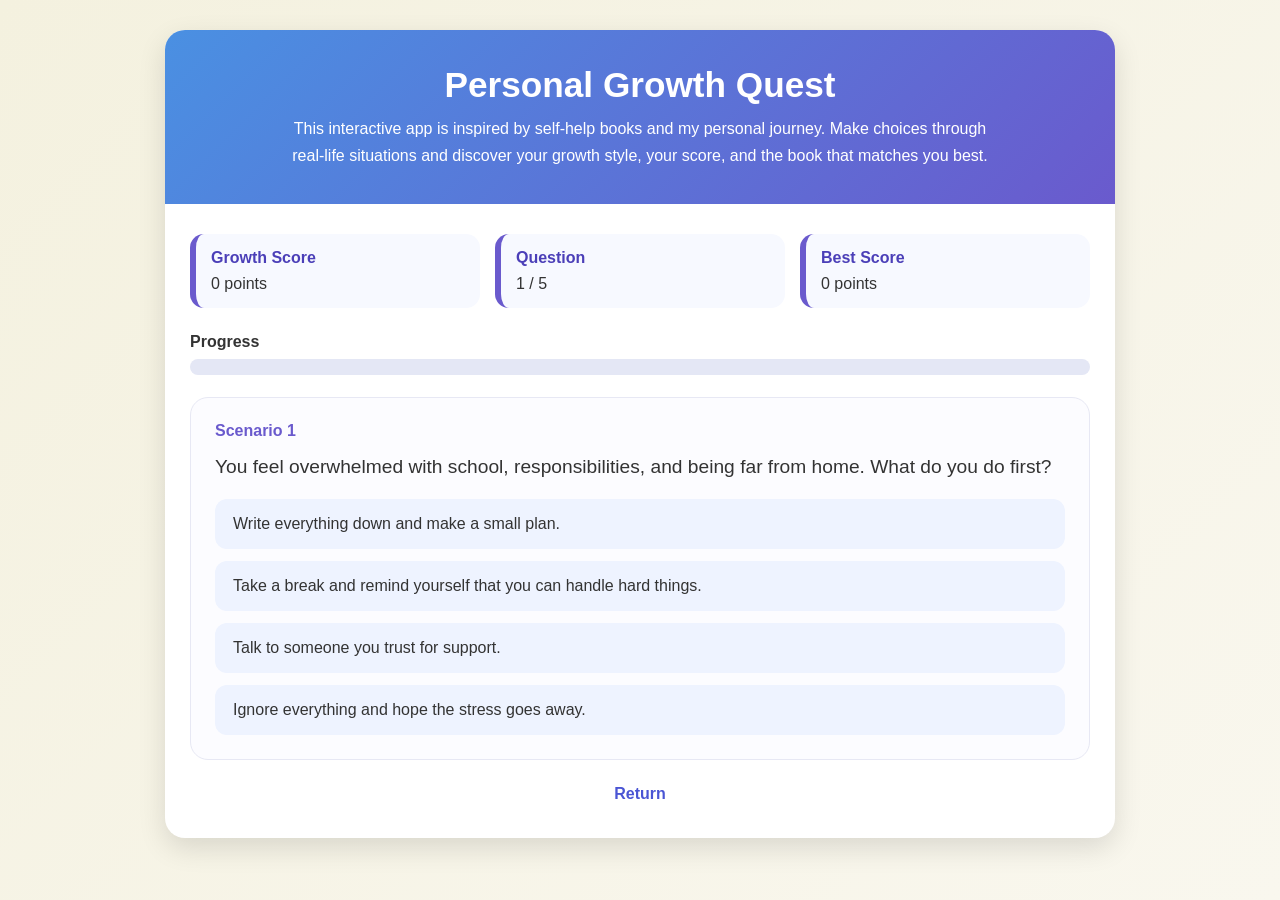
<file: growth-quest.html>
<!DOCTYPE html>
<html lang="en">
<head>
  <meta charset="UTF-8" />
  <meta name="viewport" content="width=device-width, initial-scale=1.0" />
  <title>Personal Growth Quest</title>
  <style>
    * {
      margin: 0;
      padding: 0;
      box-sizing: border-box;
    }

    body {
      font-family: Arial, sans-serif;
      background: linear-gradient(135deg, #f4f1df, #f9f7ee);
      color: #333;
      min-height: 100vh;
      padding: 30px 20px;
    }

    .app {
      max-width: 950px;
      margin: auto;
      background: #fff;
      border-radius: 20px;
      box-shadow: 0 10px 28px rgba(0, 0, 0, 0.12);
      overflow: hidden;
    }

    .hero {
      background: linear-gradient(135deg, #4a90e2, #6a5acd);
      color: white;
      padding: 35px 25px;
      text-align: center;
    }

    .hero h1 {
      font-size: 2.2rem;
      margin-bottom: 10px;
    }

    .hero p {
      max-width: 700px;
      margin: auto;
      line-height: 1.7;
    }

    .content {
      padding: 30px 25px 35px;
    }

    .stats {
      display: grid;
      grid-template-columns: repeat(auto-fit, minmax(180px, 1fr));
      gap: 15px;
      margin-bottom: 25px;
    }

    .stat-box {
      background: #f7f9ff;
      border-radius: 14px;
      padding: 15px;
      border-left: 6px solid #6a5acd;
    }

    .stat-box h3 {
      font-size: 1rem;
      margin-bottom: 8px;
      color: #4b3fb8;
    }

    .progress-wrap {
      margin-bottom: 22px;
    }

    .progress-label {
      font-weight: bold;
      margin-bottom: 8px;
    }

    .progress-bar {
      width: 100%;
      height: 16px;
      background: #e4e7f5;
      border-radius: 999px;
      overflow: hidden;
    }

    .progress-fill {
      height: 100%;
      width: 0%;
      background: linear-gradient(90deg, #4a90e2, #6a5acd);
      transition: width 0.4s ease;
    }

    .card {
      background: #fcfcff;
      border: 1px solid #e7e8f4;
      border-radius: 18px;
      padding: 24px;
      margin-bottom: 20px;
      min-height: 250px;
    }

    .question-number {
      color: #6a5acd;
      font-weight: bold;
      margin-bottom: 12px;
    }

    .scenario {
      font-size: 1.2rem;
      margin-bottom: 16px;
      line-height: 1.6;
    }

    .choices {
      display: grid;
      gap: 12px;
      margin-top: 14px;
    }

    .choice-btn,
    .main-btn,
    .secondary-btn {
      border: none;
      border-radius: 12px;
      padding: 14px 16px;
      cursor: pointer;
      font-size: 1rem;
      transition: 0.25s ease;
    }

    .choice-btn {
      text-align: left;
      background: #eef3ff;
      color: #333;
      border: 2px solid transparent;
    }

    .choice-btn:hover {
      transform: translateY(-2px);
      background: #e1e9ff;
      border-color: #6a5acd;
    }

    .main-btn {
      background: #6a5acd;
      color: white;
      margin-right: 10px;
    }

    .main-btn:hover {
      background: #5443c7;
    }

    .secondary-btn {
      background: #e9ecf8;
      color: #333;
    }

    .secondary-btn:hover {
      background: #dfe4f5;
    }

    .result-box {
      background: #f8fbff;
      border-left: 6px solid #4a90e2;
      border-radius: 16px;
      padding: 22px;
      line-height: 1.8;
    }

    .result-box h2 {
      color: #4b3fb8;
      margin-bottom: 10px;
    }

    .hidden {
      display: none;
    }

    .footer-actions {
      margin-top: 20px;
    }

    .scratch-link {
      text-align: center;
      margin-top: 25px;
    }

    .scratch-link a {
      color: #4a55d4;
      font-weight: bold;
      text-decoration: none;
    }

    .scratch-link a:hover {
      text-decoration: underline;
    }

    .badge {
      display: inline-block;
      padding: 6px 12px;
      border-radius: 999px;
      background: #efe8ff;
      color: #5b42c4;
      font-weight: bold;
      margin-bottom: 15px;
    }

    @media (max-width: 600px) {
      .hero h1 {
        font-size: 1.8rem;
      }

      .content {
        padding: 20px 16px 26px;
      }
    }
  </style>
</head>
<body>
  <div class="app">
    <div class="hero">
      <h1>Personal Growth Quest</h1>
      <p>
        This interactive app is inspired by self-help books and my personal journey.
        Make choices through real-life situations and discover your growth style,
        your score, and the book that matches you best.
      </p>
    </div>

    <div class="content">
      <div class="stats">
        <div class="stat-box">
          <h3>Growth Score</h3>
          <p><span id="score">0</span> points</p>
        </div>
        <div class="stat-box">
          <h3>Question</h3>
          <p><span id="currentStep">1</span> / <span id="totalSteps">5</span></p>
        </div>
        <div class="stat-box">
          <h3>Best Score</h3>
          <p><span id="bestScore">0</span> points</p>
        </div>
      </div>

      <div class="progress-wrap">
        <div class="progress-label">Progress</div>
        <div class="progress-bar">
          <div class="progress-fill" id="progressFill"></div>
        </div>
      </div>

      <div class="card" id="gameCard">
        <div class="question-number" id="questionNumber">Scenario 1</div>
        <div class="scenario" id="scenarioText"></div>
        <div class="choices" id="choicesBox"></div>
      </div>

      <div class="card hidden" id="resultCard">
        <div class="result-box">
          <div class="badge" id="badgeText">Growth Style</div>
          <h2 id="resultTitle">Your Result</h2>
          <p id="resultDescription"></p>
          <p><strong>Recommended Book:</strong> <span id="bookMatch"></span></p>
          <p><strong>Your Final Score:</strong> <span id="finalScore"></span></p>

          <div class="footer-actions">
            <button class="main-btn" onclick="restartGame()">Play Again</button>
            <button class="secondary-btn" onclick="showAdvice()">Show Growth Advice</button>
          </div>

          <p id="adviceText" style="margin-top: 16px;"></p>
        </div>
      </div>

      <div class="scratch-link">
        <a href="ScratchPage.html"> Return</a>
      </div>
    </div>
  </div>

  <script>
    const questions = [
      {
        scenario: "You feel overwhelmed with school, responsibilities, and being far from home. What do you do first?",
        choices: [
          { text: "Write everything down and make a small plan.", score: 5, type: "habits" },
          { text: "Take a break and remind yourself that you can handle hard things.", score: 4, type: "mindset" },
          { text: "Talk to someone you trust for support.", score: 3, type: "balance" },
          { text: "Ignore everything and hope the stress goes away.", score: 1, type: "avoidance" }
        ]
      },
      {
        scenario: "You catch yourself doomscrolling instead of doing something meaningful. What do you choose?",
        choices: [
          { text: "Put the phone away and read 10 pages of a book.", score: 5, type: "habits" },
          { text: "Set a timer and replace scrolling with journaling.", score: 4, type: "mindset" },
          { text: "Take a walk to reset your energy.", score: 3, type: "balance" },
          { text: "Keep scrolling because it feels easier.", score: 1, type: "avoidance" }
        ]
      },
      {
        scenario: "You want to speak up more in class or in a new environment, but you feel nervous. What do you do?",
        choices: [
          { text: "Challenge yourself to speak once, even if it feels scary.", score: 5, type: "confidence" },
          { text: "Prepare what you want to say ahead of time.", score: 4, type: "habits" },
          { text: "Wait until you feel completely ready.", score: 2, type: "avoidance" },
          { text: "Remind yourself that growth starts outside your comfort zone.", score: 5, type: "mindset" }
        ]
      },
      {
        scenario: "A bad day makes you question your progress. What mindset do you choose?",
        choices: [
          { text: "One hard day does not erase all my growth.", score: 5, type: "mindset" },
          { text: "I can learn something from this and keep going.", score: 4, type: "purpose" },
          { text: "I need rest, then I will try again tomorrow.", score: 3, type: "balance" },
          { text: "Maybe I am just not good enough.", score: 1, type: "avoidance" }
        ]
      },
      {
        scenario: "You want your life to improve, but you know growth takes consistency. What do you focus on?",
        choices: [
          { text: "Small daily habits that build a better future.", score: 5, type: "habits" },
          { text: "Changing the way I think about failure.", score: 5, type: "mindset" },
          { text: "Building inner peace and purpose.", score: 4, type: "purpose" },
          { text: "Waiting for motivation before I begin.", score: 1, type: "avoidance" }
        ]
      }
    ];

    let currentQuestion = 0;
    let score = 0;
    let types = {
      habits: 0,
      mindset: 0,
      confidence: 0,
      purpose: 0,
      balance: 0,
      avoidance: 0
    };

    const scenarioText = document.getElementById("scenarioText");
    const choicesBox = document.getElementById("choicesBox");
    const questionNumber = document.getElementById("questionNumber");
    const scoreText = document.getElementById("score");
    const currentStep = document.getElementById("currentStep");
    const totalSteps = document.getElementById("totalSteps");
    const progressFill = document.getElementById("progressFill");
    const bestScoreText = document.getElementById("bestScore");

    const gameCard = document.getElementById("gameCard");
    const resultCard = document.getElementById("resultCard");
    const badgeText = document.getElementById("badgeText");
    const resultTitle = document.getElementById("resultTitle");
    const resultDescription = document.getElementById("resultDescription");
    const bookMatch = document.getElementById("bookMatch");
    const finalScore = document.getElementById("finalScore");
    const adviceText = document.getElementById("adviceText");

    totalSteps.textContent = questions.length;

    function loadBestScore() {
      const best = localStorage.getItem("growthQuestBest") || 0;
      bestScoreText.textContent = best;
    }

    function updateProgress() {
      currentStep.textContent = Math.min(currentQuestion + 1, questions.length);
      const percent = (currentQuestion / questions.length) * 100;
      progressFill.style.width = percent + "%";
    }

    function showQuestion() {
      updateProgress();

      const q = questions[currentQuestion];
      questionNumber.textContent = "Scenario " + (currentQuestion + 1);
      scenarioText.textContent = q.scenario;
      choicesBox.innerHTML = "";

      q.choices.forEach(choice => {
        const btn = document.createElement("button");
        btn.className = "choice-btn";
        btn.textContent = choice.text;
        btn.onclick = () => selectChoice(choice);
        choicesBox.appendChild(btn);
      });
    }

    function selectChoice(choice) {
      score += choice.score;
      types[choice.type] += 1;
      scoreText.textContent = score;

      currentQuestion++;

      if (currentQuestion < questions.length) {
        showQuestion();
      } else {
        finishGame();
      }
    }

    function getTopType() {
      let maxType = "mindset";
      let maxValue = -1;

      for (const key in types) {
        if (types[key] > maxValue) {
          maxValue = types[key];
          maxType = key;
        }
      }

      return maxType;
    }

    function finishGame() {
      progressFill.style.width = "100%";
      gameCard.classList.add("hidden");
      resultCard.classList.remove("hidden");

      const topType = getTopType();

      let title = "";
      let description = "";
      let book = "";
      let badge = "";

      if (topType === "habits") {
        badge = "Habit Builder";
        title = "You grow through discipline and consistency";
        description = "You believe in small steps, structure, and building a better life through daily actions. You understand that big change often starts with simple routines.";
        book = "Atomic Habits";
      } else if (topType === "mindset") {
        badge = "Mindset Shifter";
        title = "You grow through perspective and resilience";
        description = "You focus on the way you think, the stories you tell yourself, and your ability to keep going even when life feels difficult.";
        book = "Mindset: The New Psychology of Success";
      } else if (topType === "confidence") {
        badge = "Courage Builder";
        title = "You grow by facing discomfort bravely";
        description = "You become stronger when you challenge fear, speak up, and trust yourself in unfamiliar situations.";
        book = "The 7 Habits of Highly Effective People";
      } else if (topType === "purpose") {
        badge = "Soul Seeker";
        title = "You grow through reflection and deeper meaning";
        description = "You are drawn to purpose, inner peace, and understanding who you are becoming beneath the surface.";
        book = "The Seat of the Soul";
      } else if (topType === "balance") {
        badge = "Balanced Grower";
        title = "You grow by caring for both your mind and your well-being";
        description = "You value reflection, rest, support, and healthy emotional choices as part of personal growth.";
        book = "The Four Agreements";
      } else {
        badge = "Fresh Start";
        title = "Your next chapter begins with one better choice";
        description = "Growth does not require perfection. It begins the moment you choose a healthier habit, a better mindset, or a more honest action.";
        book = "Atomic Habits";
      }

      badgeText.textContent = badge;
      resultTitle.textContent = title;
      resultDescription.textContent = description;
      bookMatch.textContent = book;
      finalScore.textContent = score + " points";

      const best = Number(localStorage.getItem("growthQuestBest") || 0);
      if (score > best) {
        localStorage.setItem("growthQuestBest", score);
        bestScoreText.textContent = score;
      }
    }

    function showAdvice() {
      adviceText.textContent =
        "Growth advice: choose one small habit this week, limit distractions for 10 minutes a day, and remind yourself that progress matters more than perfection.";
    }

    function restartGame() {
      currentQuestion = 0;
      score = 0;
      types = {
        habits: 0,
        mindset: 0,
        confidence: 0,
        purpose: 0,
        balance: 0,
        avoidance: 0
      };

      scoreText.textContent = "0";
      adviceText.textContent = "";
      gameCard.classList.remove("hidden");
      resultCard.classList.add("hidden");
      showQuestion();
    }

    loadBestScore();
    showQuestion();
  </script>
</body>
</html>
</file>
